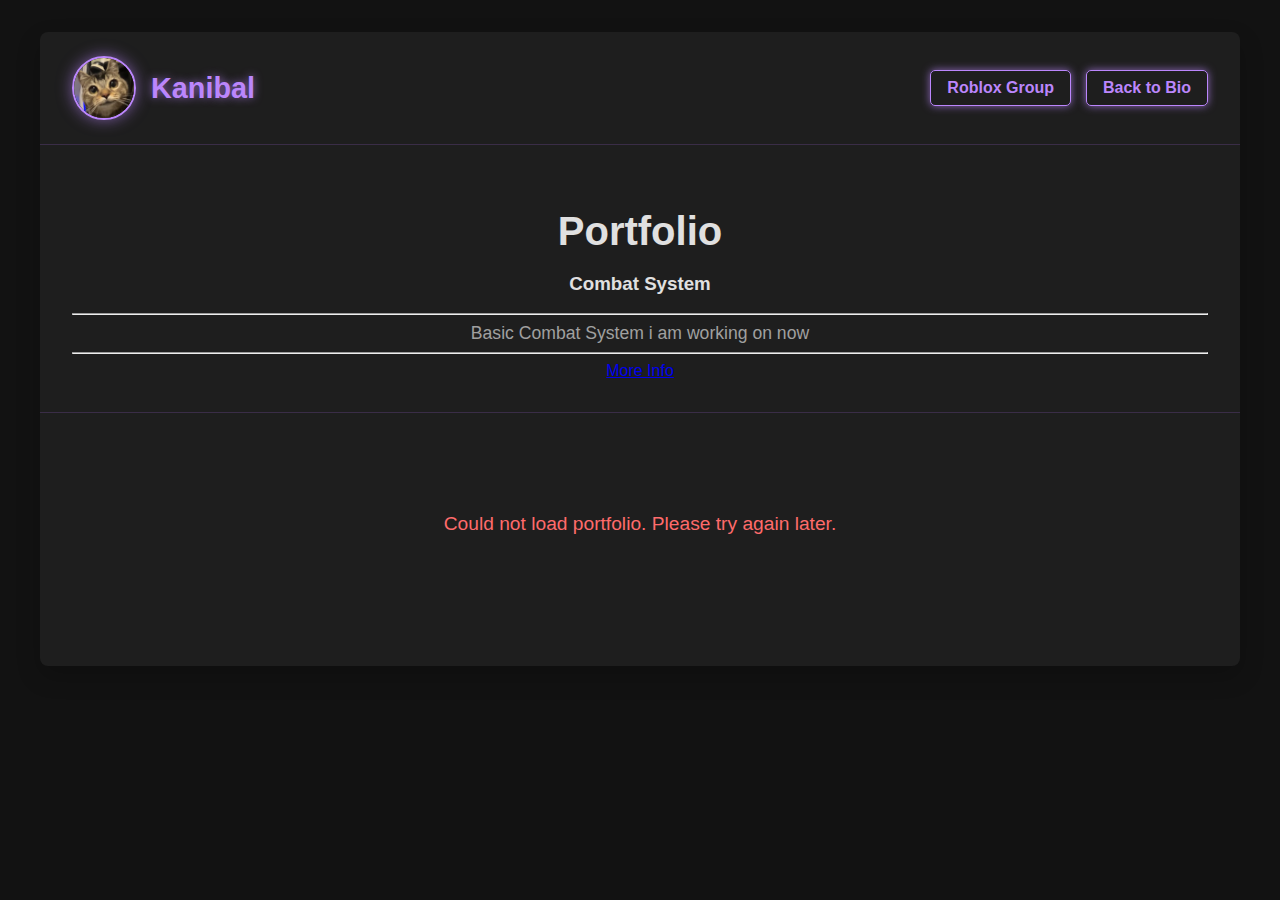
<file: portfolio/index.html>
<!--
  =================================
  Portfolio Page
  Created by: Kanibal (and Gemini)
  Date: [8.07.2025]
  Updated: [13.08.2025]
  Description: Maybe it was created with AI, and who cares? I'm not a web designer, im a LuaU coder!
  =================================
-->

<!DOCTYPE html>
<html lang="en">
<head>
    <meta charset="UTF-8">
    <meta name="viewport" content="width=device-width, initial-scale=1.0">
    <title>Kanibal's Portfolio</title>
    <link rel="stylesheet" href="style.css">
</head>
<body>
    <div class="page-container">
        <header>
            <div class="user-info">
                <img src="./images/profile.webp" alt="Profile Picture">
                <h1>Kanibal</h1>
            </div>
            <nav>
                <a href="https://www.roblox.com/communities/5273762/Crazy-Foxes-Studios#!" target="_blank" rel="noopener noreferrer" class="nav-link">Roblox Group</a>
                <a href="../" class="nav-link">Back to Bio</a>
            </nav>
        </header>
        <main class="portfolio-content">
            <div class="portfolio-title-section">
                <h2>Portfolio</h2>
                <div class="personal-projects-section">
                    <div class="project-card-personal">
                        <h3>Combat System</h3>
                        <hr class="card-divider">
                        <p>Basic Combat System i am working on now</p>
                        <hr class="card-divider">
                        <a href="./Combat/" class="more-info-button">More Info</a>
                    </div>
                </div>
            </div>
            <div id="portfolio-grid" class="portfolio-grid">
            </div>
            <div id="total-visits-container" class="total-visits">
            </div>
        </main>
    </div>
    <script src="script.js" defer></script>
</body>

</html>
</file>
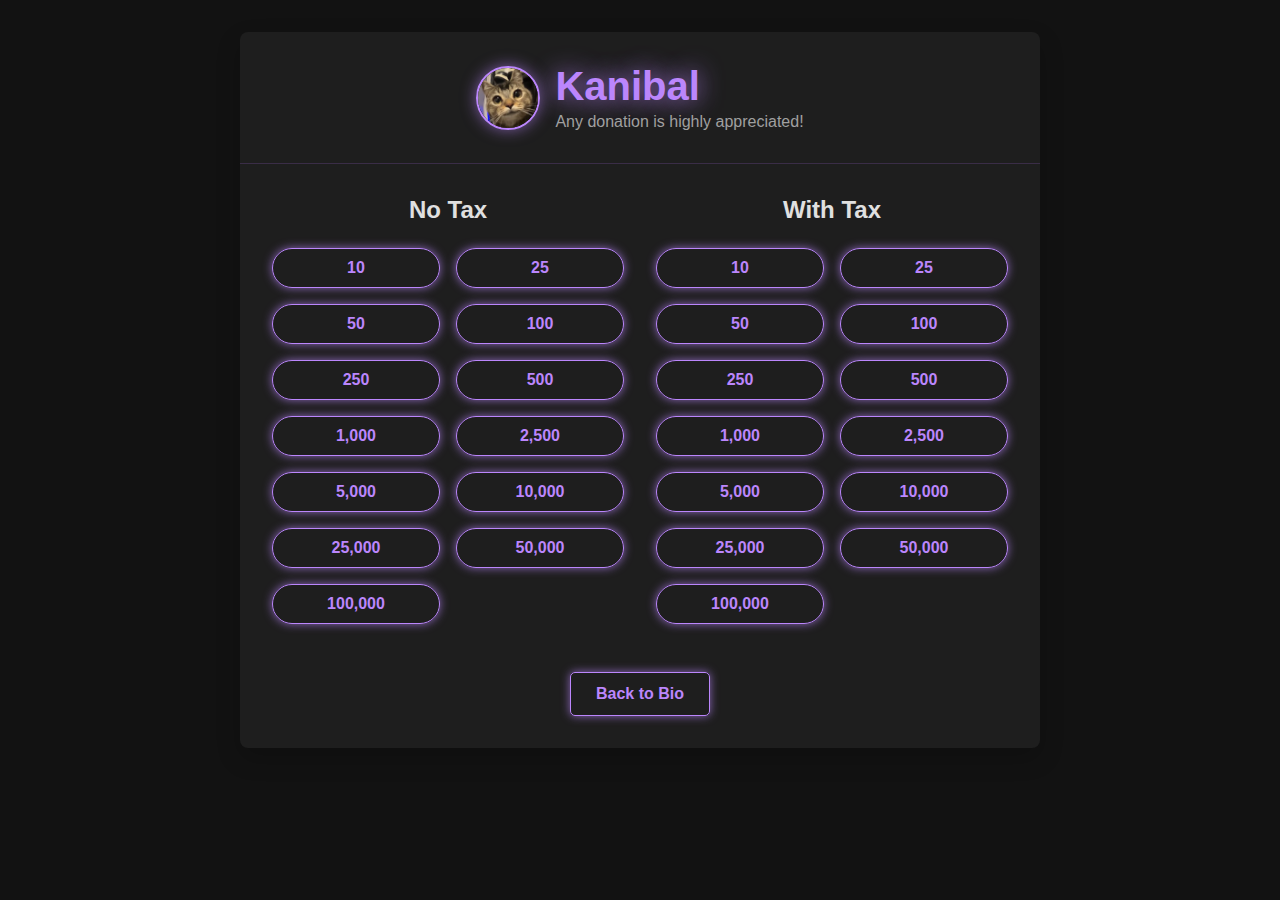
<file: support/index.html>
<!--
  =================================
  Support Page
  Created by: Kanibal (and Gemini)
  Date: [8.07.2025]
  Updated: [9.07.2025]
  Description: Maybe it was created with AI, and who cares? I'm not a web designer, im a LuaU coder!
  =================================
-->

<!DOCTYPE html>
<html lang="en">
<head>
    <meta charset="UTF-8">
    <meta name="viewport" content="width=device-width, initial-scale=1.0">
    <title>Support Kanibal</title>
    <link rel="stylesheet" href="style.css">
</head>
<body>
    <div class="page-container">
        <header>
            <div class="user-info">
                <img src="./images/profile.webp" alt="Profile Picture">
                <div class="user-text-wrapper">
                    <h1>Kanibal</h1>
                    <p class="header-subtitle">Any donation is highly appreciated!</p>
                </div>
            </div>
        </header>

        <main>
            <div class="donation-container">
                <div class="column">
                    <h2>No Tax</h2>
                    <div class="button-grid">
                        <a href="https://www.roblox.com/game-pass/1309474862/10-Non-Tax" target="_blank" rel="noopener noreferrer" class="donation-button">10</a>
                        <a href="https://www.roblox.com/game-pass/1305954288/25-Non-Tax" target="_blank" rel="noopener noreferrer" class="donation-button">25</a>
                        <a href="https://www.roblox.com/game-pass/1305924378/50-Non-Tax" target="_blank" rel="noopener noreferrer" class="donation-button">50</a>
                        <a href="https://www.roblox.com/game-pass/1305582378/100-Non-Tax" target="_blank" rel="noopener noreferrer" class="donation-button">100</a>
                        <a href="https://www.roblox.com/game-pass/1304158405/250-Non-Tax" target="_blank" rel="noopener noreferrer" class="donation-button">250</a>
                        <a href="https://www.roblox.com/game-pass/1306164306/500-Non-Tax" target="_blank" rel="noopener noreferrer" class="donation-button">500</a>
                        <a href="https://www.roblox.com/game-pass/1305990333/1000-Non-Tax" target="_blank" rel="noopener noreferrer" class="donation-button">1,000</a>
                        <a href="https://www.roblox.com/game-pass/1305126475/2500-Non-Tax" target="_blank" rel="noopener noreferrer" class="donation-button">2,500</a>
                        <a href="https://www.roblox.com/game-pass/1306254370/5000-Non-Tax" target="_blank" rel="noopener noreferrer" class="donation-button">5,000</a>
                        <a href="https://www.roblox.com/game-pass/1305984373/10000-Non-Tax" target="_blank" rel="noopener noreferrer" class="donation-button">10,000</a>
                        <a href="https://www.roblox.com/game-pass/1306434350/25000-Non-Tax" target="_blank" rel="noopener noreferrer" class="donation-button">25,000</a>
                        <a href="https://www.roblox.com/game-pass/1305072470/50000-Non-Tax" target="_blank" rel="noopener noreferrer" class="donation-button">50,000</a>
                        <a href="https://www.roblox.com/game-pass/1306062342/100000-Non-Tax" target="_blank" rel="noopener noreferrer" class="donation-button">100,000</a>
                    </div>
                </div>
                <div class="column">
                    <h2>With Tax</h2>
                    <div class="button-grid">
                        <a href="https://www.roblox.com/game-pass/1304452417/10-Tax" target="_blank" rel="noopener noreferrer" class="donation-button">10</a>
                        <a href="https://www.roblox.com/game-pass/1306086306/25-Tax" target="_blank" rel="noopener noreferrer" class="donation-button">25</a>
                        <a href="https://www.roblox.com/game-pass/1306212329/50-Tax" target="_blank" rel="noopener noreferrer" class="donation-button">50</a>
                        <a href="https://www.roblox.com/game-pass/1306812359/100-Tax" target="_blank" rel="noopener noreferrer" class="donation-button">100</a>
                        <a href="https://www.roblox.com/game-pass/1304416450/250-Tax" target="_blank" rel="noopener noreferrer" class="donation-button">250</a>
                        <a href="https://www.roblox.com/game-pass/1306338323/500-Tax" target="_blank" rel="noopener noreferrer" class="donation-button">500</a>
                        <a href="https://www.roblox.com/game-pass/1304922375/1000-Tax" target="_blank" rel="noopener noreferrer" class="donation-button">1,000</a>
                        <a href="https://www.roblox.com/game-pass/1306110377/2500-Tax" target="_blank" rel="noopener noreferrer" class="donation-button">2,500</a>
                        <a href="https://www.roblox.com/game-pass/1310188443/5000-Tax" target="_blank" rel="noopener noreferrer" class="donation-button">5,000</a>
                        <a href="https://www.roblox.com/game-pass/1305738397/10000-Tax" target="_blank" rel="noopener noreferrer" class="donation-button">10,000</a>
                        <a href="https://www.roblox.com/game-pass/1304706461/25000-Tax" target="_blank" rel="noopener noreferrer" class="donation-button">25,000</a>
                        <a href="https://www.roblox.com/game-pass/1304796371/50000-Tax" target="_blank" rel="noopener noreferrer" class="donation-button">50,000</a>
                        <a href="https://www.roblox.com/game-pass/1304808314/100000-Tax" target="_blank" rel="noopener noreferrer" class="donation-button">100,000</a>
                    </div>
                </div>
            </div>
            <a href="../" class="back-button">Back to Bio</a>
        </main>
    </div>
</body>
</html>
</file>
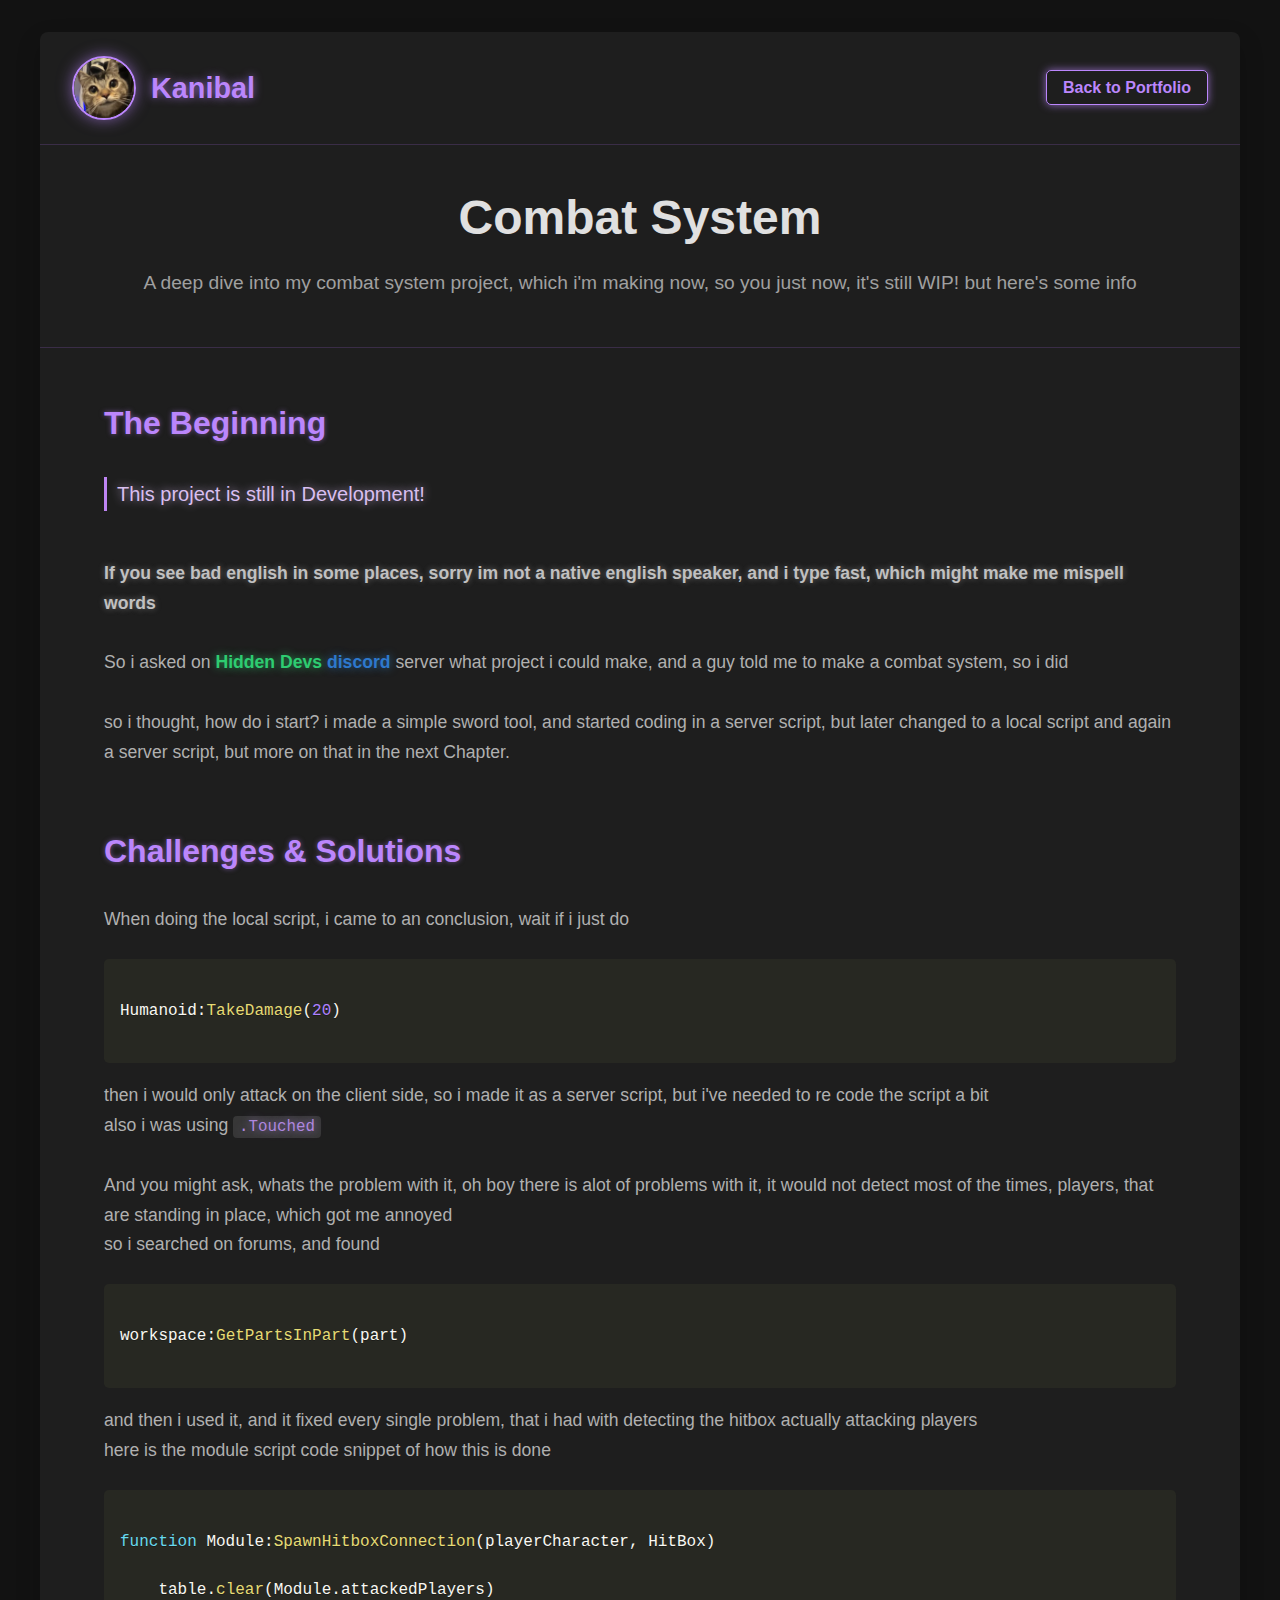
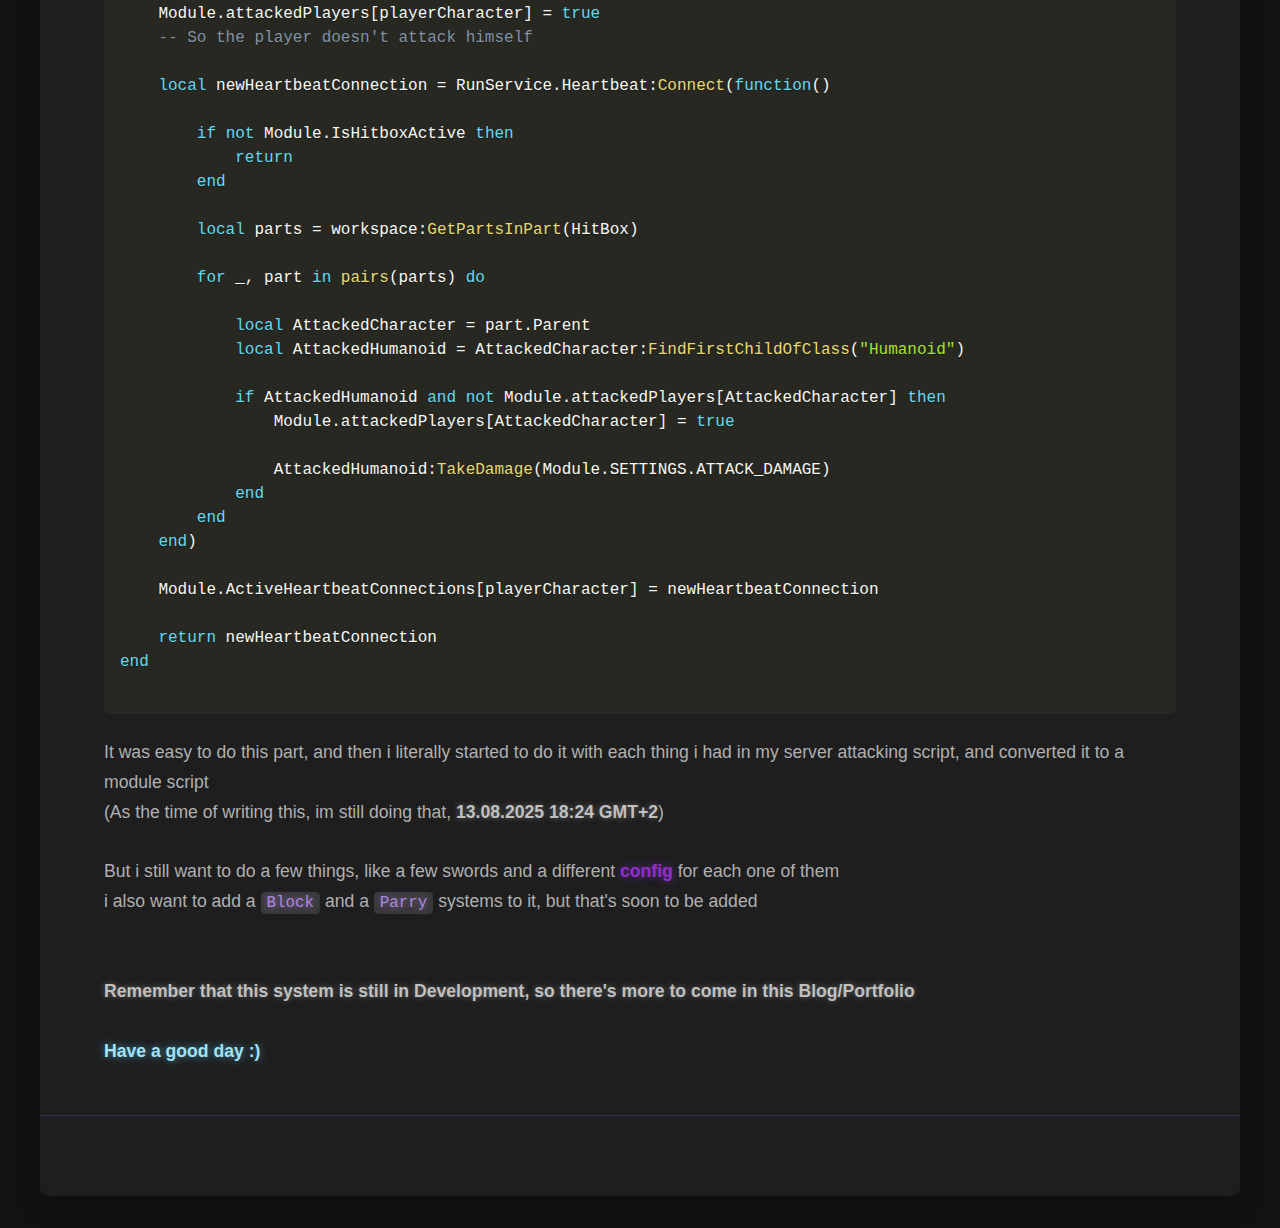
<file: portfolio/Combat/index.html>
<!--
  =================================
  Digging Simulator Portfolio
  Created by: Kanibal (and Gemini)
  Date: [8.07.2025]
  Updated: [13.08.2025]
  Description: Maybe it was created with AI, and who cares? I'm not a web designer, im a LuaU coder!
  =================================
-->

<!DOCTYPE html>
<html lang="en">
<head>
    <meta charset="UTF-8">
    <meta name="viewport" content="width=device-width, initial-scale=1.0">
    <title>Digging Simulator - Dev Blog</title>
    <link rel="stylesheet" href="style.css">
    <link rel="stylesheet" href="prism.css">
</head>
<body>
    <div class="page-container">
        <header>
            <div class="user-info">
                <img src="./images/profile.webp" alt="Profile Picture">
                <h1>Kanibal</h1>
            </div>
            <nav>
                <a href="../" class="nav-link">Back to Portfolio</a>
            </nav>
        </header>

        <main class="dev-blog-content">
            <section id="intro">
                <h1>Combat System</h1>
                <p class="subtitle">A deep dive into my combat system project, which i'm making now, so you just now, it's still WIP! but here's some info</p>
                <!--<a href="https://www.roblox.com/games/77658769179395/digging-simulator" class="play-button">Play The Game on Roblox</a> --> 
            </section>
            
            <div class="main-divider"></div>

            <article id="dev-blog">
                <h2>The Beginning</h2>

                <h3>This project is still in Development!</h3>
                <p>
                    <br>
                    <strong>If you see bad english in some places, sorry im not a native english speaker, and i type fast, which might make me mispell words</strong> 
                    <br>
                    <br>
                    So i asked on <strong style="color: #2ecc71; text-shadow: 0 0 8px rgba(46, 204, 113, 0.7);">Hidden Devs</strong> <strong style="color: #2e78cc; text-shadow: 0 0 8px rgba(46, 133, 204, 0.7);">discord</strong> server what project i could make, and a guy told me to make a combat system, so i did
                    <br>
                    <br>
                    so i thought, how do i start? i made a simple sword tool, and started coding in a server script, but later changed to a local script and again a server script, but more on that in the next Chapter.
                    <br>
                    <br>
                </p>

                <h2>Challenges & Solutions</h2>
                <p>
                    When doing the local script, i came to an conclusion, wait if i just do
                </p>
                
                <pre><code class="language-lua">
Humanoid:TakeDamage(20)
                </code></pre>

                <p>
                    then i would only attack on the client side, so i made it as a server script, but i've needed to re code the script a bit
                    <br>
                    also i was using <code>.Touched</code>
                    <br>
                    <br>
                    And you might ask, whats the problem with it, oh boy there is alot of problems with it, it would not detect most of the times, players, that are standing in place, which got me annoyed
                    <br>
                    so i searched on forums, and found


                                <pre><code class="language-lua">
workspace:GetPartsInPart(part)
                </code></pre>

                <p>
                    and then i used it, and it fixed every single problem, that i had with detecting the hitbox actually attacking players
                    <br>
                    here is the module script code snippet of how this is done

                <pre><code class="language-lua">
function Module:SpawnHitboxConnection(playerCharacter, HitBox)
	
	table.clear(Module.attackedPlayers)
	Module.attackedPlayers[playerCharacter] = true
	-- So the player doesn't attack himself
	
	local newHeartbeatConnection = RunService.Heartbeat:Connect(function()
		
		if not Module.IsHitboxActive then
			return
		end

		local parts = workspace:GetPartsInPart(HitBox)

		for _, part in pairs(parts) do

			local AttackedCharacter = part.Parent
			local AttackedHumanoid = AttackedCharacter:FindFirstChildOfClass("Humanoid")

			if AttackedHumanoid and not Module.attackedPlayers[AttackedCharacter] then
				Module.attackedPlayers[AttackedCharacter] = true

				AttackedHumanoid:TakeDamage(Module.SETTINGS.ATTACK_DAMAGE)
			end
		end
	end)
	
	Module.ActiveHeartbeatConnections[playerCharacter] = newHeartbeatConnection
	
	return newHeartbeatConnection
end
                </code></pre>


                </p>

                    <p>
                    It was easy to do this part, and then i literally started to do it with each thing i had in my server attacking script, and converted it to a module script
                    <br>
                    (As the time of writing this, im still doing that, <strong>13.08.2025 18:24 GMT+2</strong>)
                    <br>
                    <br>
                    But i still want to do a few things, like a few swords and a different <strong style="color: #922ecc; text-shadow: 0 0 8px rgba(140, 54, 211, 0.7);">config</strong> for each one of them
                    <br>
                    i also want to add a <code>Block</code> and a <code>Parry</code> systems to it, but that's soon to be added
                    <br>
                    <br>
                    <br>

                    <strong>Remember that this system is still in Development, so there's more to come in this Blog/Portfolio</strong>
                    <br>
                    <br>
                    <strong style="color: #a1e3f7; text-shadow: 0 0 8px rgba(92, 192, 231, 0.7);">Have a good day :)</strong>
                    

                </p>

<!--
                <h2>The Final Polish</h2>
                <p>
                    Placeholder
                </p>
                -->
            </article>

            <div class="main-divider"></div>

        <!--
            <section id="summary">
                <h2>Project Summary</h2>
                <ul>
                    <li><strong>Development Time:</strong> Placeholder</li>
                    <li><strong>Time Breakdown:</strong> Placeholder</li>
                    <li><strong>My Experience Level:</strong> Placeholder</li>
                </ul>
            </section>
            -->
        </main>
    </div>
    <script src="prism.js"></script>
</body>
</html>
</file>
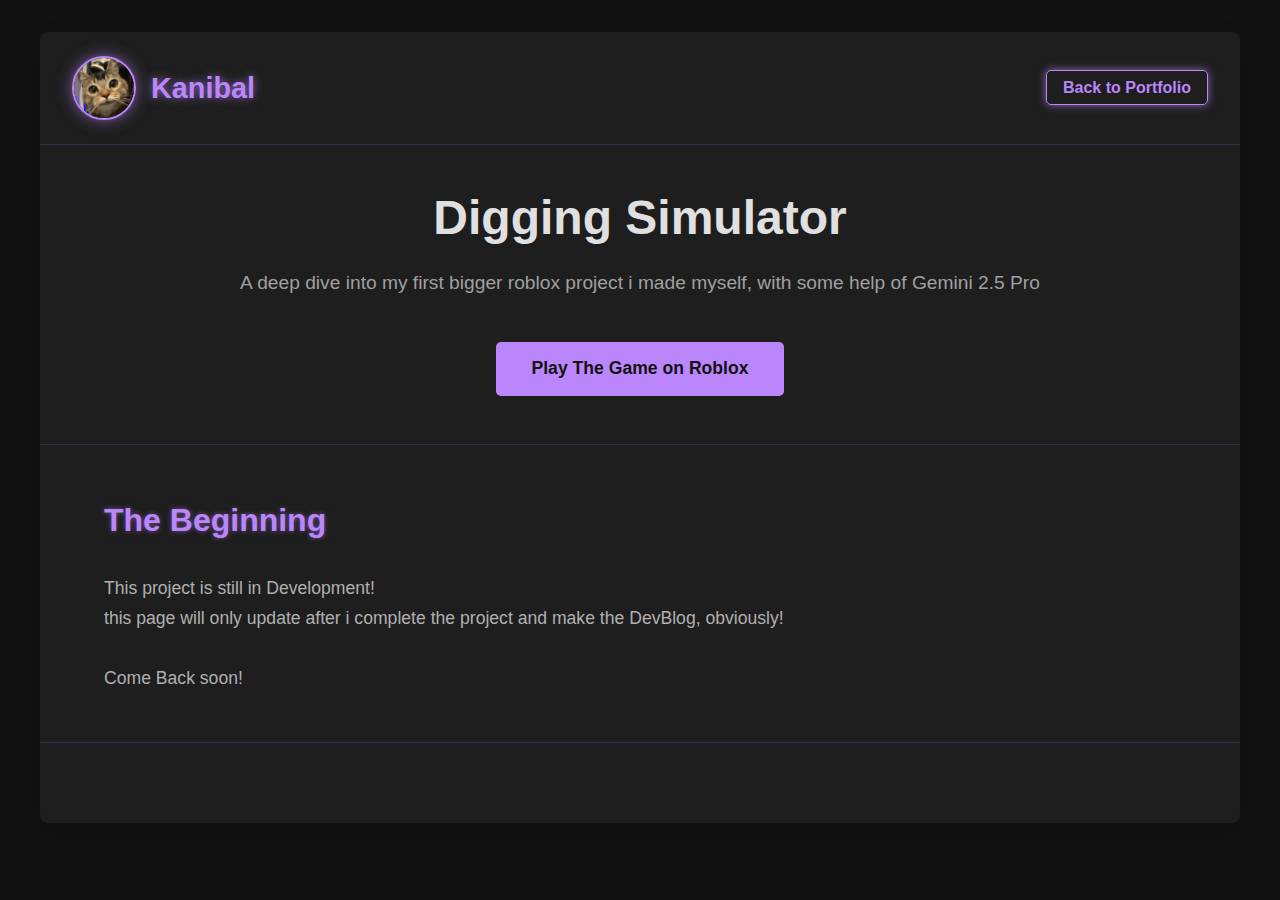
<file: portfolio/digging-simulator/index.html>
<!--
  =================================
  Digging Simulator Portfolio
  Created by: Kanibal (and Gemini)
  Date: [8.07.2025]
  Updated: [9.07.2025]
  Description: Maybe it was created with AI, and who cares? I'm not a web designer, im a LuaU coder!
  =================================
-->

<!DOCTYPE html>
<html lang="en">
<head>
    <meta charset="UTF-8">
    <meta name="viewport" content="width=device-width, initial-scale=1.0">
    <title>Digging Simulator - Dev Blog</title>
    <link rel="stylesheet" href="style.css">
    <link rel="stylesheet" href="prism.css">
</head>
<body>
    <div class="page-container">
        <header>
            <div class="user-info">
                <img src="./images/profile.webp" alt="Profile Picture">
                <h1>Kanibal</h1>
            </div>
            <nav>
                <a href="../" class="nav-link">Back to Portfolio</a>
            </nav>
        </header>

        <main class="dev-blog-content">
            <section id="intro">
                <h1>Digging Simulator</h1>
                <p class="subtitle">A deep dive into my first bigger roblox project i made myself, with some help of Gemini 2.5 Pro</p>
                <a href="https://www.roblox.com/games/77658769179395/digging-simulator" class="play-button">Play The Game on Roblox</a>
            </section>
            
            <div class="main-divider"></div>

            <article id="dev-blog">
                <h2>The Beginning</h2>
                <p>
                    This project is still in Development!<br>
                    this page will only update after i complete the project and make the DevBlog, obviously!
                    <br>
                    <br>
                    Come Back soon!
                </p>
                <!-- 

                place holder for me to add only after i complete the project!!

                <h2>Challenges & Solutions</h2>
                <p>
                    Placeholder
                </p>

                <pre><code class="language-lua">
local placeholderText = "placeholder"
print(placeholderText)
                </code></pre>

                <h2>The Final Polish</h2>
                <p>
                    Placeholder
                </p>
                -->
            </article>

            <div class="main-divider"></div>

        <!--
            <section id="summary">
                <h2>Project Summary</h2>
                <ul>
                    <li><strong>Development Time:</strong> Placeholder</li>
                    <li><strong>Time Breakdown:</strong> Placeholder</li>
                    <li><strong>My Experience Level:</strong> Placeholder</li>
                </ul>
            </section>
            -->
        </main>
    </div>
    <script src="prism.js"></script>
</body>
</html>
</file>
<file: portfolio/style.css>
/*
  =================================
  Style for Bio Page
  Created by: Kanibal (and Gemini)
  Date: [8.07.2025]
  Description: Maybe it was created with AI, and who cares? I'm not a web designer, im a LuaU coder!
  =================================
*/

body {
    font-family: -apple-system, BlinkMacSystemFont, "Segoe UI", Roboto, Helvetica, Arial, sans-serif;
    background-color: #121212;
    color: #E0E0E0;
    margin: 0;
    padding: 2rem;
}

.page-container {
    max-width: 1200px;
    margin: 0 auto;
    background-color: #1E1E1E;
    border-radius: 8px;
    box-shadow: 0 10px 25px rgba(0, 0, 0, 0.2);
    overflow: hidden;
}

header {
    display: flex;
    justify-content: space-between;
    align-items: center;
    padding: 1.5rem 2rem;
    border-bottom: 1px solid #3a2d47;
}

.user-info {
    display: flex;
    align-items: center;
    gap: 15px;
}

.user-info img {
    width: 60px;
    height: 60px;
    border-radius: 50%;
    object-fit: cover;
    border: 2px solid #BB86FC;
    box-shadow: 0 0 15px rgba(187, 134, 252, 0.6);
}

.user-info h1 {
    font-size: 1.8rem;
    margin: 0;
    color: #BB86FC;
    text-shadow: 0 0 8px rgba(187, 134, 252, 0.7);
}

nav {
    display: flex;
    gap: 15px;
}

.nav-link {
    text-decoration: none;
    font-weight: bold;
    padding: 8px 16px;
    border-radius: 5px;
    transition: background-color 0.2s ease, box-shadow 0.2s ease, color 0.2s ease;
    border: 1px solid #BB86FC;
    color: #BB86FC;
    box-shadow: 0 0 8px rgba(187, 134, 252, 0.7);
}

.nav-link:hover {
    background-color: #BB86FC;
    color: #1E1E1E;
    box-shadow: 0 0 15px rgba(187, 134, 252, 0.9);
}

.portfolio-content {
    padding-top: 2rem;
    padding-bottom: 2rem;
}

.portfolio-title-section {
    text-align: center;
    margin-bottom: 3rem;
    padding: 2rem 2rem;
    border-bottom: 1px solid #3a2d47;
}

.portfolio-title-section h2 {
    font-size: 2.5rem;
    color: #E0E0E0;
    margin: 0 0 0.5rem;
}

.portfolio-title-section p {
    font-size: 1.1rem;
    color: #a0a0a0;
    margin: 0;
}

.portfolio-grid {
    display: grid;
    grid-template-columns: repeat(auto-fit, minmax(320px, 1fr));
    gap: 1.5rem;
    padding-left: 2rem;
    padding-right: 2rem;
}

.game-card {
    background-color: #2a2a2e;
    border-radius: 8px;
    overflow: hidden;
    display: flex;
    flex-direction: column;
    box-shadow: 0 4px 15px rgba(0, 0, 0, 0.3);
    border: 1px solid #333;
    transition: transform 0.2s ease, box-shadow 0.2s ease;
}

.game-card:hover {
    transform: translateY(-5px);
    box-shadow: 0 8px 25px rgba(0, 0, 0, 0.5);
}

.game-card img {
    width: 100%;
    aspect-ratio: 16 / 9;
    object-fit: cover;
    display: block;
}

.card-content {
    padding: 1rem;
    display: flex;
    flex-direction: column;
    flex-grow: 1;
}

.card-content h3 {
    color: #BB86FC;
    margin-top: 0;
    margin-bottom: 0.5rem;
    text-shadow: 0 0 5px rgba(187, 134, 252, 0.5);
}

.card-content .description {
    font-size: 0.9rem;
    line-height: 1.5;
    color: #b0b0b0;
    flex-grow: 1;
    margin-bottom: 1rem;
}

.card-content .stats {
    font-size: 0.9rem;
    font-weight: bold;
    color: #E0E0E0;
    margin-bottom: 1rem;
}

.play-button {
    display: block;
    text-align: center;
    background-color: #BB86FC;
    color: #121212;
    padding: 10px;
    border-radius: 5px;
    text-decoration: none;
    font-weight: bold;
    transition: background-color 0.2s ease, transform 0.2s ease;
}

.play-button:hover {
    background-color: #d1a8ff;
    transform: scale(1.05);
}

.total-visits {
    text-align: center;
    font-weight: bold;
    color: #E0E0E0;
    text-shadow: 0 0 8px rgba(224, 224, 224, 0.3);
    margin-top: 3rem;
    padding-left: 2rem;
    padding-right: 2rem;
    font-size: clamp(1.2rem, 4vw, 1.5rem);
    margin-bottom: 2rem;
}

.loading-text,
.error-text {
    text-align: center;
    font-size: 1.2rem;
    padding: 2rem;
}

.error-text {
    color: #ff6b6b;
}

@media (max-width: 700px) {
    header {
        flex-direction: column;
        gap: 1.5rem;
    }

    .user-info,
    nav {
        justify-content: center;
    }

    nav {
        gap: 10px;
    }
}
</file>
<file: support/style.css>
/*
  =================================
  Style for Support Page
  Created by: Kanibal (and Gemini)
  Date: [8.07.2025]
  Updated: [9.07.2025]
  Description: Maybe it was created with AI, and who cares? I'm not a web designer, im a LuaU coder!
  =================================
*/

body {
    font-family: -apple-system, BlinkMacSystemFont, "Segoe UI", Roboto, Helvetica, Arial, sans-serif;
    background-color: #121212;
    color: #E0E0E0;
    margin: 0;
    padding: 2rem;
}

.page-container {
    max-width: 800px;
    margin: 0 auto;
    background-color: #1E1E1E;
    border-radius: 8px;
    box-shadow: 0 10px 25px rgba(0, 0, 0, 0.2);
    overflow: hidden;
}

header {
    display: flex;
    justify-content: center;
    padding: 2rem 0;
    border-bottom: 1px solid #3a2d47;
}

.user-info {
    display: flex;
    align-items: center;
    gap: 15px;
}

.user-info img {
    width: 60px;
    height: 60px;
    border-radius: 50%;
    object-fit: cover;
    border: 2px solid #BB86FC;
    box-shadow: 0 0 15px rgba(187, 134, 252, 0.6);
}

.user-text-wrapper {
    text-align: left;
}

.user-text-wrapper h1 {
    font-size: 2.5rem;
    margin: 0;
    color: #BB86FC;
    text-shadow: 0 0 25px rgba(187, 134, 252, 0.9);
}

.header-subtitle {
    color: #a0a0a0;
    margin: 0.25rem 0 0 0;
    font-size: 1rem;
}

main {
    padding: 2rem;
}

.donation-container {
    display: flex;
    gap: 2rem;
    justify-content: center;
}

.column {
    flex: 1;
    display: flex;
    flex-direction: column;
    align-items: center;
}

.column h2 {
    color: #E0E0E0;
    font-weight: bold;
    font-size: 1.5rem;
    margin-top: 0;
    margin-bottom: 1.5rem;
}

.button-grid {
    display: grid;
    grid-template-columns: 1fr 1fr;
    gap: 1rem;
    width: 100%;
}

.donation-button {
    display: block;
    text-decoration: none;
    font-weight: bold;
    color: #BB86FC;
    background-color: transparent;
    border: 1px solid #BB86FC;
    padding: 10px 0;
    text-align: center;
    border-radius: 50px;
    transition: background-color 0.2s ease, box-shadow 0.2s ease, color 0.2s ease;
    box-shadow: 0 0 10px rgba(187, 134, 252, 0.7);
}

.donation-button:hover {
    background-color: #BB86FC;
    color: #1E1E1E;
    box-shadow: 0 0 20px rgba(187, 134, 252, 0.9);
}

.back-button {
    display: block;
    width: fit-content;
    margin: 3rem auto 0;
    padding: 12px 25px;
    text-decoration: none;
    font-weight: bold;
    border-radius: 5px;
    transition: background-color 0.2s ease, box-shadow 0.2s ease, color 0.2s ease;
    color: #BB86FC;
    border: 1px solid #BB86FC;
    box-shadow: 0 0 10px rgba(187, 134, 252, 0.7);
}

.back-button:hover {
    background-color: #BB86FC;
    color: #1E1E1E;
    box-shadow: 0 0 20px rgba(187, 134, 252, 0.9);
}

@media (max-width: 600px) {
    .donation-container {
        flex-direction: column;
    }
    
    .button-grid {
        grid-template-columns: 1fr 1fr 1fr;
    }
}
</file>
<file: portfolio/Combat/style.css>
/*
  =================================
  Style for Digging Simulator Portfolio
  Created by: Kanibal (and Gemini)
  Date: [8.07.2025]
  Updated: [13.08.2025]
  Description: Maybe it was created with AI, and who cares? I'm not a web designer, im a LuaU coder!
  =================================
*/

body {
    font-family: -apple-system, BlinkMacSystemFont,
        "Segoe UI", Roboto, Helvetica, Arial, sans-serif;
    background-color: #121212;
    color: #e0e0e0;
    margin: 0;
    padding: 2rem;
    line-height: 1.7;
}

.page-container {
    max-width: 1200px;
    margin: 0 auto;
    background-color: #1e1e1e;
    border-radius: 8px;
    box-shadow: 0 10px 25px rgba(0, 0, 0, 0.2);
    overflow: hidden;
}

header {
    display: flex;
    justify-content: space-between;
    align-items: center;
    padding: 1.5rem 2rem;
    border-bottom: 1px solid #3a2d47;
}

.user-info {
    display: flex;
    align-items: center;
    gap: 15px;
}

.user-info img {
    width: 60px;
    height: 60px;
    border-radius: 50%;
    object-fit: cover;
    border: 2px solid #bb86fc;
    box-shadow: 0 0 15px rgba(187, 134, 252, 0.6);
}

.user-info h1 {
    font-size: 1.8rem;
    margin: 0;
    color: #bb86fc;
    text-shadow: 0 0 8px rgba(187, 134, 252, 0.7);
}

nav .nav-link {
    text-decoration: none;
    font-weight: bold;
    padding: 8px 16px;
    border-radius: 5px;
    transition: background-color 0.2s ease,
        box-shadow 0.2s ease, color 0.2s ease;
    border: 1px solid #bb86fc;
    color: #bb86fc;
    box-shadow: 0 0 8px rgba(187, 134, 252, 0.7);
}

nav .nav-link:hover {
    background-color: #bb86fc;
    color: #1e1e1e;
    box-shadow: 0 0 15px rgba(187, 134, 252, 0.9);
}

.dev-blog-content {
    padding-top: 2rem;
    padding-bottom: 2rem;
}

#intro {
    text-align: center;
    margin-bottom: 2rem;
    padding: 0 2rem;
}

#intro h1 {
    font-size: 3rem;
    margin: 0;
}

#intro .subtitle {
    font-size: 1.2rem;
    color: #a0a0a0;
    margin-top: 0.5rem;
}

.play-button {
    display: inline-block;
    margin-top: 1.5rem;
    padding: 12px 35px;
    font-size: 1.1rem;
    font-weight: bold;
    text-decoration: none;
    background-color: #bb86fc;
    color: #121212;
    border-radius: 5px;
    transition: transform 0.2s ease,
        background-color 0.2s ease;
}

.play-button:hover {
    background-color: #d1a8ff;
    transform: scale(1.05);
}

.main-divider {
    border: none;
    height: 1px;
    background-color: #3a2d47;
    margin: 3rem 0;
}

#dev-blog,
#summary {
    padding: 0 4rem;
}

#dev-blog h2 {
    color: #bb86fc;
    text-shadow: 0 0 5px rgba(187, 134, 252, 0.5);
    font-size: 2rem;
}

#dev-blog p {
    font-size: 1.1rem;
    color: #b0b0b0;
    margin-bottom: 1.5rem;
}

#summary h2 {
    font-size: 1.8rem;
}

#summary ul {
    list-style: none;
    padding: 0;
}

#summary li {
    font-size: 1.1rem;
    margin-bottom: 0.5rem;
}

pre[class*="language-"] {
    border-radius: 5px;
}

@media (max-width: 700px) {
    #dev-blog,
    #summary {
        padding: 0 1.5rem;
    }

    header {
        flex-direction: column;
        gap: 1.5rem;
    }
}

:not(pre) > code {
    background-color: rgb(55, 55, 55);
    color: rgb(174, 135, 223);
    padding: 2px 6px;
    border-radius: 4px;
    font-family: Consolas, "Courier New", monospace;
    font-size: 0.9em;
    /* --- GLOW ADDED HERE --- */
    text-shadow: 0 0 8px rgba(174, 135, 223, 0.8);
}

/* Style for third-level headings (like ### in Discord) */
h3 {
    font-size: 1.25em;
    color: rgb(217, 191, 240);
    font-weight: 500;
    margin-top: 20px;
    margin-bottom: 10px;
    border-left: 3px solid #be84f3;
    padding-left: 10px;
    /* --- GLOW ADDED HERE --- */
    text-shadow: 0 0 10px rgba(217, 191, 240, 0.7);
}

/* Style for bolded text (like **text** in Discord) */
strong {
    color: #c0c0c0;
    font-weight: 700;
    /* --- GLOW ADDED HERE --- */
    text-shadow: 0 0 6px rgba(241, 241, 241, 0.35);
}
</file>
<file: portfolio/Combat/prism.css>
/* PrismJS 1.30.0
https://prismjs.com/download.html#themes=prism-okaidia&languages=lua */
code[class*=language-],pre[class*=language-]{color:#f8f8f2;background:0 0;text-shadow:0 1px rgba(0,0,0,.3);font-family:Consolas,Monaco,'Andale Mono','Ubuntu Mono',monospace;font-size:1em;text-align:left;white-space:pre;word-spacing:normal;word-break:normal;word-wrap:normal;line-height:1.5;-moz-tab-size:4;-o-tab-size:4;tab-size:4;-webkit-hyphens:none;-moz-hyphens:none;-ms-hyphens:none;hyphens:none}pre[class*=language-]{padding:1em;margin:.5em 0;overflow:auto;border-radius:.3em}:not(pre)>code[class*=language-],pre[class*=language-]{background:#272822}:not(pre)>code[class*=language-]{padding:.1em;border-radius:.3em;white-space:normal}.token.cdata,.token.comment,.token.doctype,.token.prolog{color:#8292a2}.token.punctuation{color:#f8f8f2}.token.namespace{opacity:.7}.token.constant,.token.deleted,.token.property,.token.symbol,.token.tag{color:#f92672}.token.boolean,.token.number{color:#ae81ff}.token.attr-name,.token.builtin,.token.char,.token.inserted,.token.selector,.token.string{color:#a6e22e}.language-css .token.string,.style .token.string,.token.entity,.token.operator,.token.url,.token.variable{color:#f8f8f2}.token.atrule,.token.attr-value,.token.class-name,.token.function{color:#e6db74}.token.keyword{color:#66d9ef}.token.important,.token.regex{color:#fd971f}.token.bold,.token.important{font-weight:700}.token.italic{font-style:italic}.token.entity{cursor:help}
</file>
<file: portfolio/digging-simulator/style.css>
/*
  =================================
  Style for Digging Simulator Portfolio
  Created by: Kanibal (and Gemini)
  Date: [8.07.2025]
  Updated: [9.07.2025]
  Description: Maybe it was created with AI, and who cares? I'm not a web designer, im a LuaU coder!
  =================================
*/

body {
    font-family: -apple-system, BlinkMacSystemFont, "Segoe UI", Roboto, Helvetica, Arial, sans-serif;
    background-color: #121212;
    color: #E0E0E0;
    margin: 0;
    padding: 2rem;
    line-height: 1.7;
}

.page-container {
    max-width: 1200px;
    margin: 0 auto;
    background-color: #1E1E1E;
    border-radius: 8px;
    box-shadow: 0 10px 25px rgba(0, 0, 0, 0.2);
    overflow: hidden;
}

header {
    display: flex;
    justify-content: space-between;
    align-items: center;
    padding: 1.5rem 2rem;
    border-bottom: 1px solid #3a2d47;
}

.user-info {
    display: flex;
    align-items: center;
    gap: 15px;
}

.user-info img {
    width: 60px;
    height: 60px;
    border-radius: 50%;
    object-fit: cover;
    border: 2px solid #BB86FC;
    box-shadow: 0 0 15px rgba(187, 134, 252, 0.6);
}

.user-info h1 {
    font-size: 1.8rem;
    margin: 0;
    color: #BB86FC;
    text-shadow: 0 0 8px rgba(187, 134, 252, 0.7);
}

nav .nav-link {
    text-decoration: none;
    font-weight: bold;
    padding: 8px 16px;
    border-radius: 5px;
    transition: background-color 0.2s ease, box-shadow 0.2s ease, color 0.2s ease;
    border: 1px solid #BB86FC;
    color: #BB86FC;
    box-shadow: 0 0 8px rgba(187, 134, 252, 0.7);
}

nav .nav-link:hover {
    background-color: #BB86FC;
    color: #1E1E1E;
    box-shadow: 0 0 15px rgba(187, 134, 252, 0.9);
}

.dev-blog-content {
    padding-top: 2rem;
    padding-bottom: 2rem;
}

#intro {
    text-align: center;
    margin-bottom: 2rem;
    padding: 0 2rem;
}

#intro h1 {
    font-size: 3rem;
    margin: 0;
}

#intro .subtitle {
    font-size: 1.2rem;
    color: #a0a0a0;
    margin-top: 0.5rem;
}

.play-button {
    display: inline-block;
    margin-top: 1.5rem;
    padding: 12px 35px;
    font-size: 1.1rem;
    font-weight: bold;
    text-decoration: none;
    background-color: #BB86FC;
    color: #121212;
    border-radius: 5px;
    transition: transform 0.2s ease, background-color 0.2s ease;
}

.play-button:hover {
    background-color: #d1a8ff;
    transform: scale(1.05);
}

.main-divider {
    border: none;
    height: 1px;
    background-color: #3a2d47;
    margin: 3rem 0;
}

#dev-blog,
#summary {
    padding: 0 4rem;
}

#dev-blog h2 {
    color: #BB86FC;
    text-shadow: 0 0 5px rgba(187, 134, 252, 0.5);
    font-size: 2rem;
}

#dev-blog p {
    font-size: 1.1rem;
    color: #b0b0b0;
    margin-bottom: 1.5rem;
}

#summary h2 {
    font-size: 1.8rem;
}

#summary ul {
    list-style: none;
    padding: 0;
}

#summary li {
    font-size: 1.1rem;
    margin-bottom: 0.5rem;
}

pre[class*="language-"] {
    border-radius: 5px;
}

@media (max-width: 700px) {

    #dev-blog,
    #summary {
        padding: 0 1.5rem;
    }

    header {
        flex-direction: column;
        gap: 1.5rem;
    }
}
</file>
<file: portfolio/digging-simulator/prism.css>
/* PrismJS 1.30.0
https://prismjs.com/download.html#themes=prism-okaidia&languages=lua */
code[class*=language-],pre[class*=language-]{color:#f8f8f2;background:0 0;text-shadow:0 1px rgba(0,0,0,.3);font-family:Consolas,Monaco,'Andale Mono','Ubuntu Mono',monospace;font-size:1em;text-align:left;white-space:pre;word-spacing:normal;word-break:normal;word-wrap:normal;line-height:1.5;-moz-tab-size:4;-o-tab-size:4;tab-size:4;-webkit-hyphens:none;-moz-hyphens:none;-ms-hyphens:none;hyphens:none}pre[class*=language-]{padding:1em;margin:.5em 0;overflow:auto;border-radius:.3em}:not(pre)>code[class*=language-],pre[class*=language-]{background:#272822}:not(pre)>code[class*=language-]{padding:.1em;border-radius:.3em;white-space:normal}.token.cdata,.token.comment,.token.doctype,.token.prolog{color:#8292a2}.token.punctuation{color:#f8f8f2}.token.namespace{opacity:.7}.token.constant,.token.deleted,.token.property,.token.symbol,.token.tag{color:#f92672}.token.boolean,.token.number{color:#ae81ff}.token.attr-name,.token.builtin,.token.char,.token.inserted,.token.selector,.token.string{color:#a6e22e}.language-css .token.string,.style .token.string,.token.entity,.token.operator,.token.url,.token.variable{color:#f8f8f2}.token.atrule,.token.attr-value,.token.class-name,.token.function{color:#e6db74}.token.keyword{color:#66d9ef}.token.important,.token.regex{color:#fd971f}.token.bold,.token.important{font-weight:700}.token.italic{font-style:italic}.token.entity{cursor:help}
</file>
